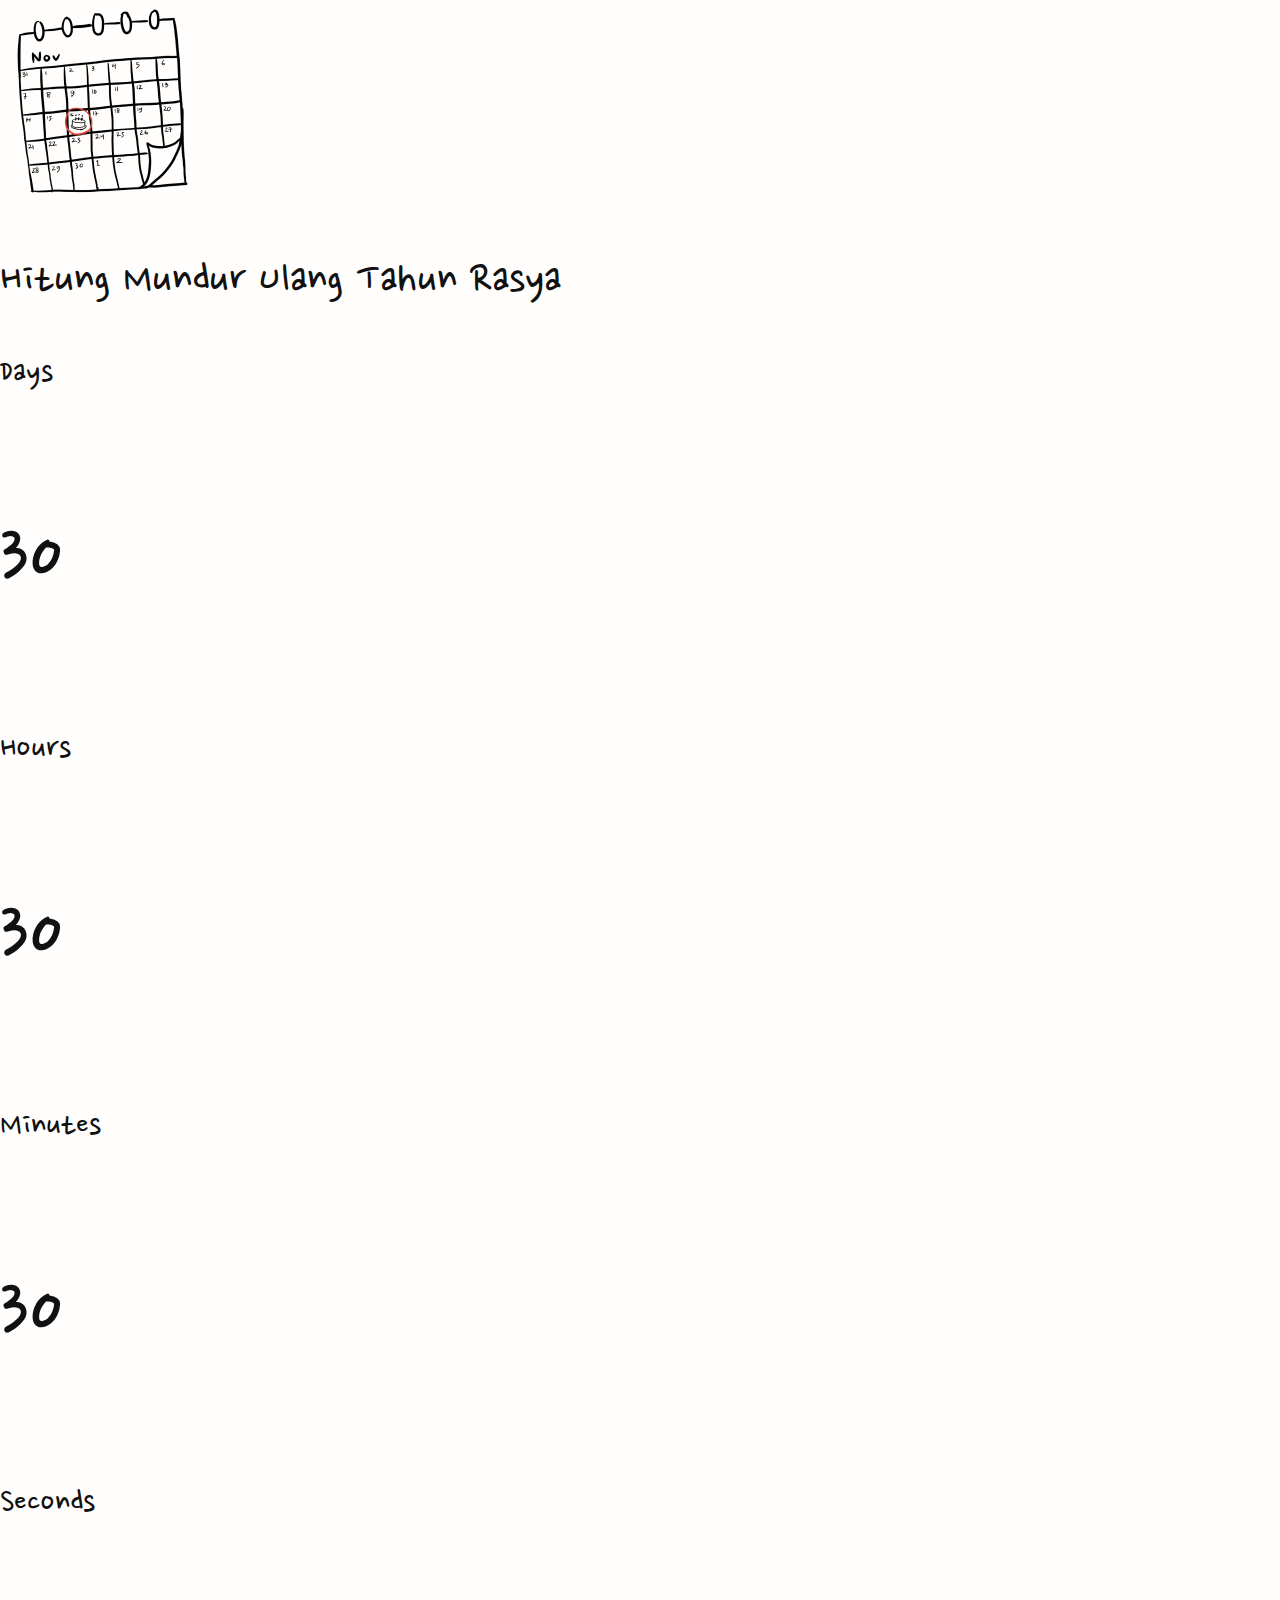
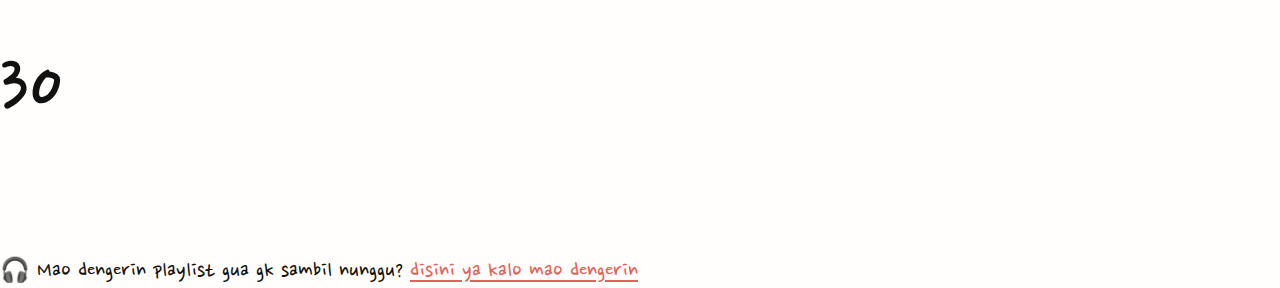
<file: index.html>
<!DOCTYPE html>
<html lang="en">
  <head>
    <!-- Required meta tags -->
    <meta charset="utf-8" />
    <meta name="viewport" content="width=device-width, initial-scale=1" />

    <!-- Bootstrap CSS -->
    <link
      href="https://cdn.jsdelivr.net/npm/bootstrap@5.1.1/dist/css/bootstrap.min.css"
      rel="stylesheet"
      integrity="sha384-F3w7mX95PdgyTmZZMECAngseQB83DfGTowi0iMjiWaeVhAn4FJkqJByhZMI3AhiU"
      crossorigin="anonymous"
    />
    <link rel="stylesheet" href="assets/css/styleIndex.css" />
    <link rel="stylesheet" href="assets/css/fonts.css" />
    <link
      rel="shortcut icon"
      type="image/jpg"
      href="assets/images/Favicon 72x72.png"
    />

    <title>Count Down Rasya Birthday!</title>
  </head>

  <body>
    <div
      class="content-container d-flex justify-content-center align-items-center"
    >
      <div class="website-content">
        <div class="mb-4 d-flex justify-content-center">
          <img
            class="illus-1"
            src="assets/images/Calendar.png"
            alt="alt-image"
          />
        </div>
        <div class="mb-4 row">
          <h1 class="h1-nanum text-center">Hitung Mundur Ulang Tahun Rasya</h1>
        </div>
        <div class="row">
          <div class="col-3">
            <h2 class="h2-nanum text-center">Days</h2>
            <p class="day display-nanum text-center">30</p>
          </div>
          <div class="col-3">
            <h2 class="h2-nanum text-center">Hours</h2>
            <p class="hour display-nanum text-center">30</p>
          </div>
          <div class="col-3">
            <h2 class="h2-nanum text-center">Minutes</h2>
            <p class="minute display-nanum text-center">30</p>
          </div>
          <div class="col-3">
            <h2 class="h2-nanum text-center">Seconds</h2>
            <p class="second display-nanum text-center">30</p>
          </div>
        </div>
        <div class="row">
          <p class="h3-nanum text-center">
            🎧 Mao dengerin playlist gua gk sambil nunggu?
            <a
              href="https://open.spotify.com/playlist/4bMyohMFQ4GO1a2BNw8vys?si=9a7ec7a15af54c1e"
              target="_blank"
              >disini ya kalo mao dengerin</a
            >
          </p>
        </div>
      </div>
    </div>
    <!-- Optional JavaScript; choose one of the two! -->

    <!-- Option 1: Bootstrap Bundle with Popper -->
    <script
      src="https://cdn.jsdelivr.net/npm/bootstrap@5.1.1/dist/js/bootstrap.bundle.min.js"
      integrity="sha384-/bQdsTh/da6pkI1MST/rWKFNjaCP5gBSY4sEBT38Q/9RBh9AH40zEOg7Hlq2THRZ"
      crossorigin="anonymous"
    ></script>
    <script src="assets/js/script.js"></script>
    <!-- Option 2: Separate Popper and Bootstrap JS -->
    <!--
    <script src="https://cdn.jsdelivr.net/npm/@popperjs/core@2.9.3/dist/umd/popper.min.js" integrity="sha384-W8fXfP3gkOKtndU4JGtKDvXbO53Wy8SZCQHczT5FMiiqmQfUpWbYdTil/SxwZgAN" crossorigin="anonymous"></script>
    <script src="https://cdn.jsdelivr.net/npm/bootstrap@5.1.1/dist/js/bootstrap.min.js" integrity="sha384-skAcpIdS7UcVUC05LJ9Dxay8AXcDYfBJqt1CJ85S/CFujBsIzCIv+l9liuYLaMQ/" crossorigin="anonymous"></script>
    -->
  </body>
</html>
</file>
<file: assets/css/styleIndex.css>
html {
  box-sizing: border-box;
  scroll-behavior: smooth;
}

body {
  margin: 0;
  padding: 0;
  background-color: #fffefc;
  color: #111111;
}

.content-container {
  width: auto;
  height: 100vh;
}

.website-content {
  width: 56%;
}

.illus-1 {
  width: 204px;
  height: 212px;
}

a {
  color: #e16259;
}

a:hover {
  color: #cc5a52;
}
</file>
<file: assets/css/fonts.css>
@import url("https://fonts.googleapis.com/css2?family=Assistant:wght@400;700&family=Cutive+Mono&family=Nanum+Pen+Script&display=swap");
/* font-family: 'Assistant', sans-serif;
font-family: 'Cutive Mono', monospace;
font-family: 'Nanum Pen Script', cursive; */

.display-nanum {
  font-family: "Nanum Pen Script", cursive;
  font-style: normal;
  font-weight: normal;
  font-size: 96px;
  line-height: 140%;
  color: #111111;
}
.h1-nanum {
  font-family: "Nanum Pen Script", cursive;
  font-style: normal;
  font-weight: normal;
  font-size: 48px;
  line-height: 140%;
  /* or 67px */
  color: #111111;
}

.h2-nanum {
  font-family: "Nanum Pen Script", cursive;
  font-style: normal;
  font-weight: normal;
  font-size: 36px;
  line-height: 140%;
  /* or 50px */
  color: #111111;
}

.h3-nanum {
  font-family: "Nanum Pen Script", cursive;
  font-style: normal;
  font-weight: normal;
  font-size: 24px;
  line-height: 140%;
  /* identical to box height, or 34px */
  color: #111111;
}

.h1-assistant {
  font-family: "Assistant", sans-serif;
  font-style: normal;
  font-weight: bold;
  font-size: 64px;
  line-height: 84px;
  /* identical to box height */
  color: #111111;
}

.h2-assistant {
  font-family: "Assistant", sans-serif;
  font-style: normal;
  font-weight: bold;
  font-size: 32px;
  line-height: 42px;
  /* identical to box height */
  color: #111111;
}

.b1-assistant {
  font-family: "Assistant", sans-serif;
  font-style: normal;
  font-weight: normal;
  font-size: 36px;
  line-height: 47px;
  /* identical to box height */
  color: #111111;
}

.b2-assistant {
  font-family: "Assistant", sans-serif;
  font-style: normal;
  font-weight: normal;
  font-size: 20px;
  line-height: 26px;
  color: #111111;
}

.b1-cutive {
  font-family: "Cutive Mono", monospace;
  font-style: normal;
  font-weight: normal;
  font-size: 24px;
  line-height: 160%;
  color: #000000;
}
</file>
